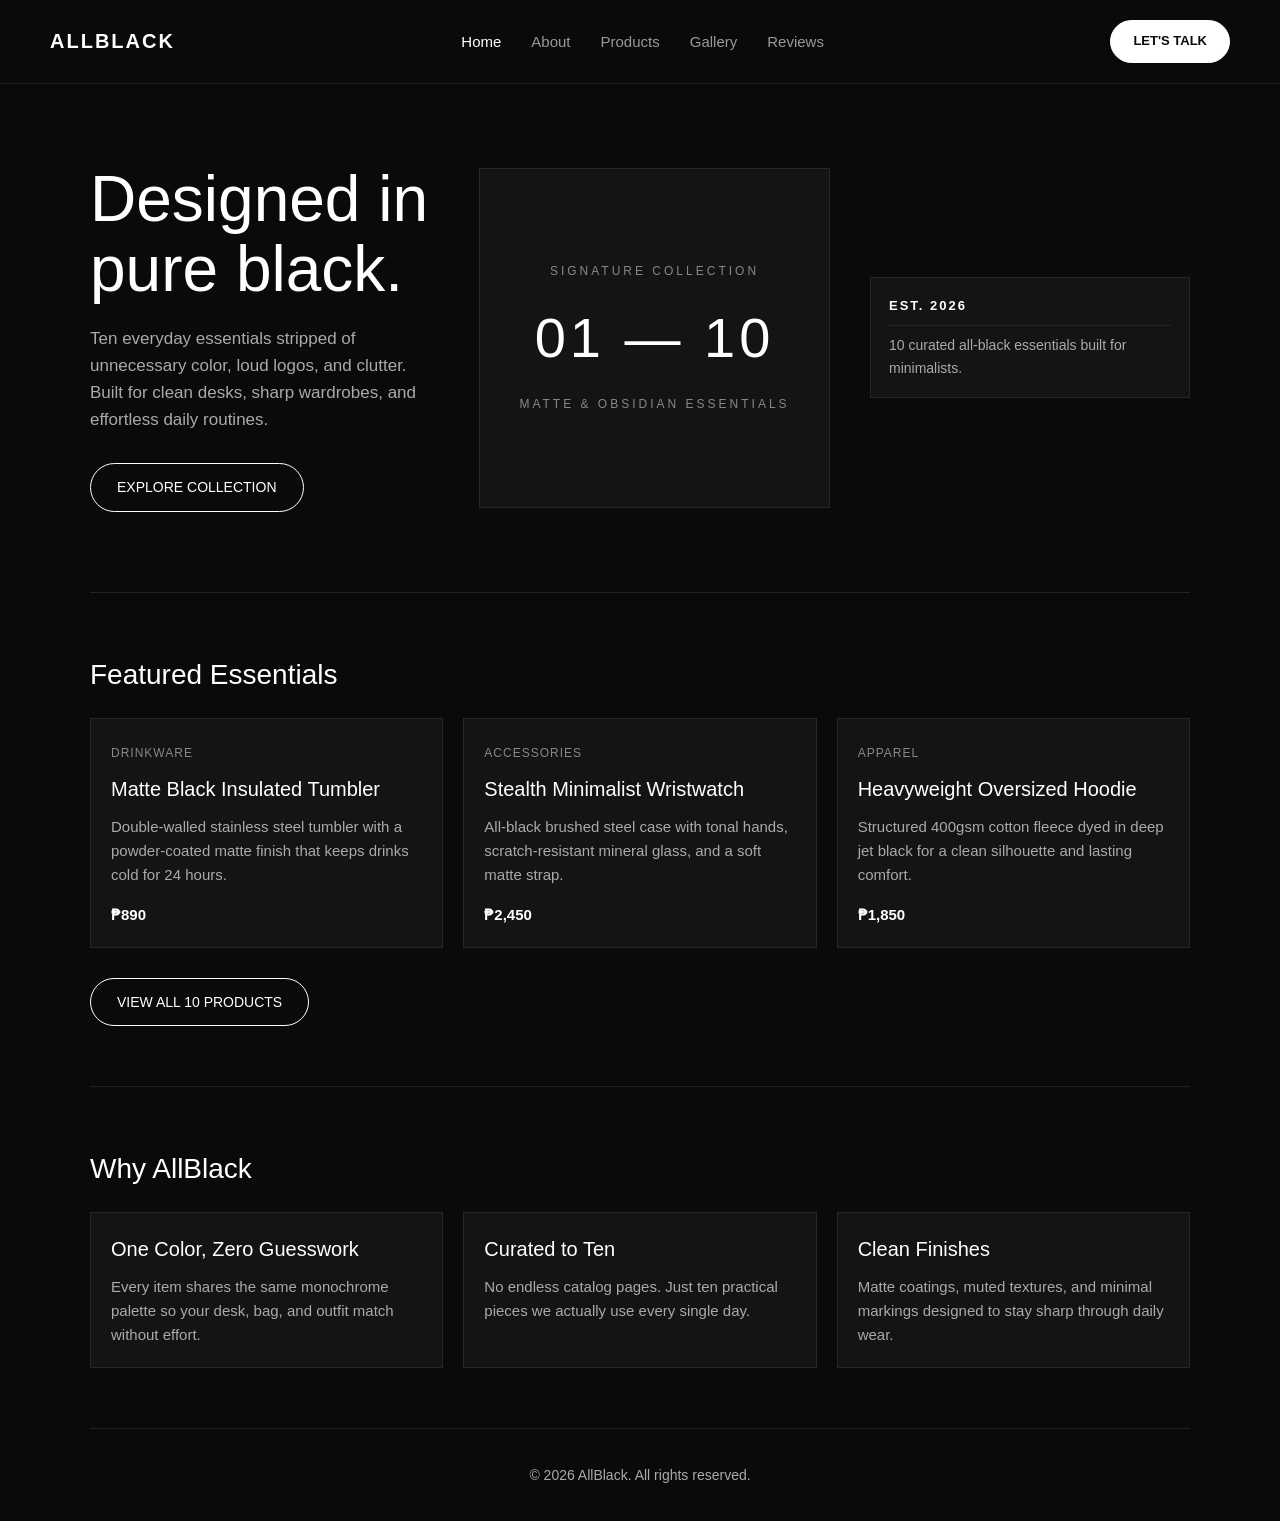
<file: index.html>
<!DOCTYPE html>
<html lang="en">
<head>
  <meta charset="UTF-8">
  <meta name="viewport" content="width=device-width, initial-scale=1.0">
  <title>AllBlack | Everyday Essentials</title>
  <link rel="stylesheet" href="style.css">
  <script src="https://code.jquery.com/jquery-3.7.1.min.js" type="text/javascript"></script>
  <script src="script.js" type="text/javascript"></script>
</head>
<body>

  <header class="site-header">
    <a href="index.html" class="logo">AllBlack</a>

    <nav aria-label="Main Navigation">
      <ul class="nav-links">
        <li><a href="index.html" class="active">Home</a></li>
        <li><a href="about.html">About</a></li>
        <li><a href="products.html">Products</a></li>
        <li><a href="gallery.html">Gallery</a></li>
        <li><a href="reviews.html">Reviews</a></li>
      </ul>
    </nav>

    <a href="contact.html" class="cta-btn">Let's Talk</a>
  </header>

  <main>
    <section class="hero">
      <div class="hero-text">
        <h1>Designed in pure black.</h1>
        <p>Ten everyday essentials stripped of unnecessary color, loud logos, and clutter. Built for clean desks, sharp wardrobes, and effortless daily routines.</p>
        <a href="products.html" class="primary-btn">Explore Collection</a>
      </div>

      <div class="hero-visual">
        <div class="hero-badge">
          <span class="badge-label">SIGNATURE COLLECTION</span>
          <p class="badge-title">01 — 10</p>
          <span class="badge-sub">MATTE &amp; OBSIDIAN ESSENTIALS</span>
        </div>
      </div>

      <div class="hero-meta">
        <p>EST. 2026</p>
        <p>10 curated all-black essentials built for minimalists.</p>
      </div>
    </section>

    <section class="featured">
      <h2>Featured Essentials</h2>
      <div class="card-grid">
        <article class="card">
          <span class="category-tag">Drinkware</span>
          <h3>Matte Black Insulated Tumbler</h3>
          <p>Double-walled stainless steel tumbler with a powder-coated matte finish that keeps drinks cold for 24 hours.</p>
          <p class="price">₱890</p>
        </article>

        <article class="card">
          <span class="category-tag">Accessories</span>
          <h3>Stealth Minimalist Wristwatch</h3>
          <p>All-black brushed steel case with tonal hands, scratch-resistant mineral glass, and a soft matte strap.</p>
          <p class="price">₱2,450</p>
        </article>

        <article class="card">
          <span class="category-tag">Apparel</span>
          <h3>Heavyweight Oversized Hoodie</h3>
          <p>Structured 400gsm cotton fleece dyed in deep jet black for a clean silhouette and lasting comfort.</p>
          <p class="price">₱1,850</p>
        </article>
      </div>

      <div class="section-footer">
        <a href="products.html" class="primary-btn">View All 10 Products</a>
      </div>
    </section>

    <section class="brand-highlights">
      <h2>Why AllBlack</h2>
      <div class="card-grid">
        <article class="card">
          <h3>One Color, Zero Guesswork</h3>
          <p>Every item shares the same monochrome palette so your desk, bag, and outfit match without effort.</p>
        </article>

        <article class="card">
          <h3>Curated to Ten</h3>
          <p>No endless catalog pages. Just ten practical pieces we actually use every single day.</p>
        </article>

        <article class="card">
          <h3>Clean Finishes</h3>
          <p>Matte coatings, muted textures, and minimal markings designed to stay sharp through daily wear.</p>
        </article>
      </div>
    </section>
  </main>

  <footer class="site-footer">
    <p>&copy; 2026 AllBlack. All rights reserved.</p>
  </footer>

</body>
</html>
</file>
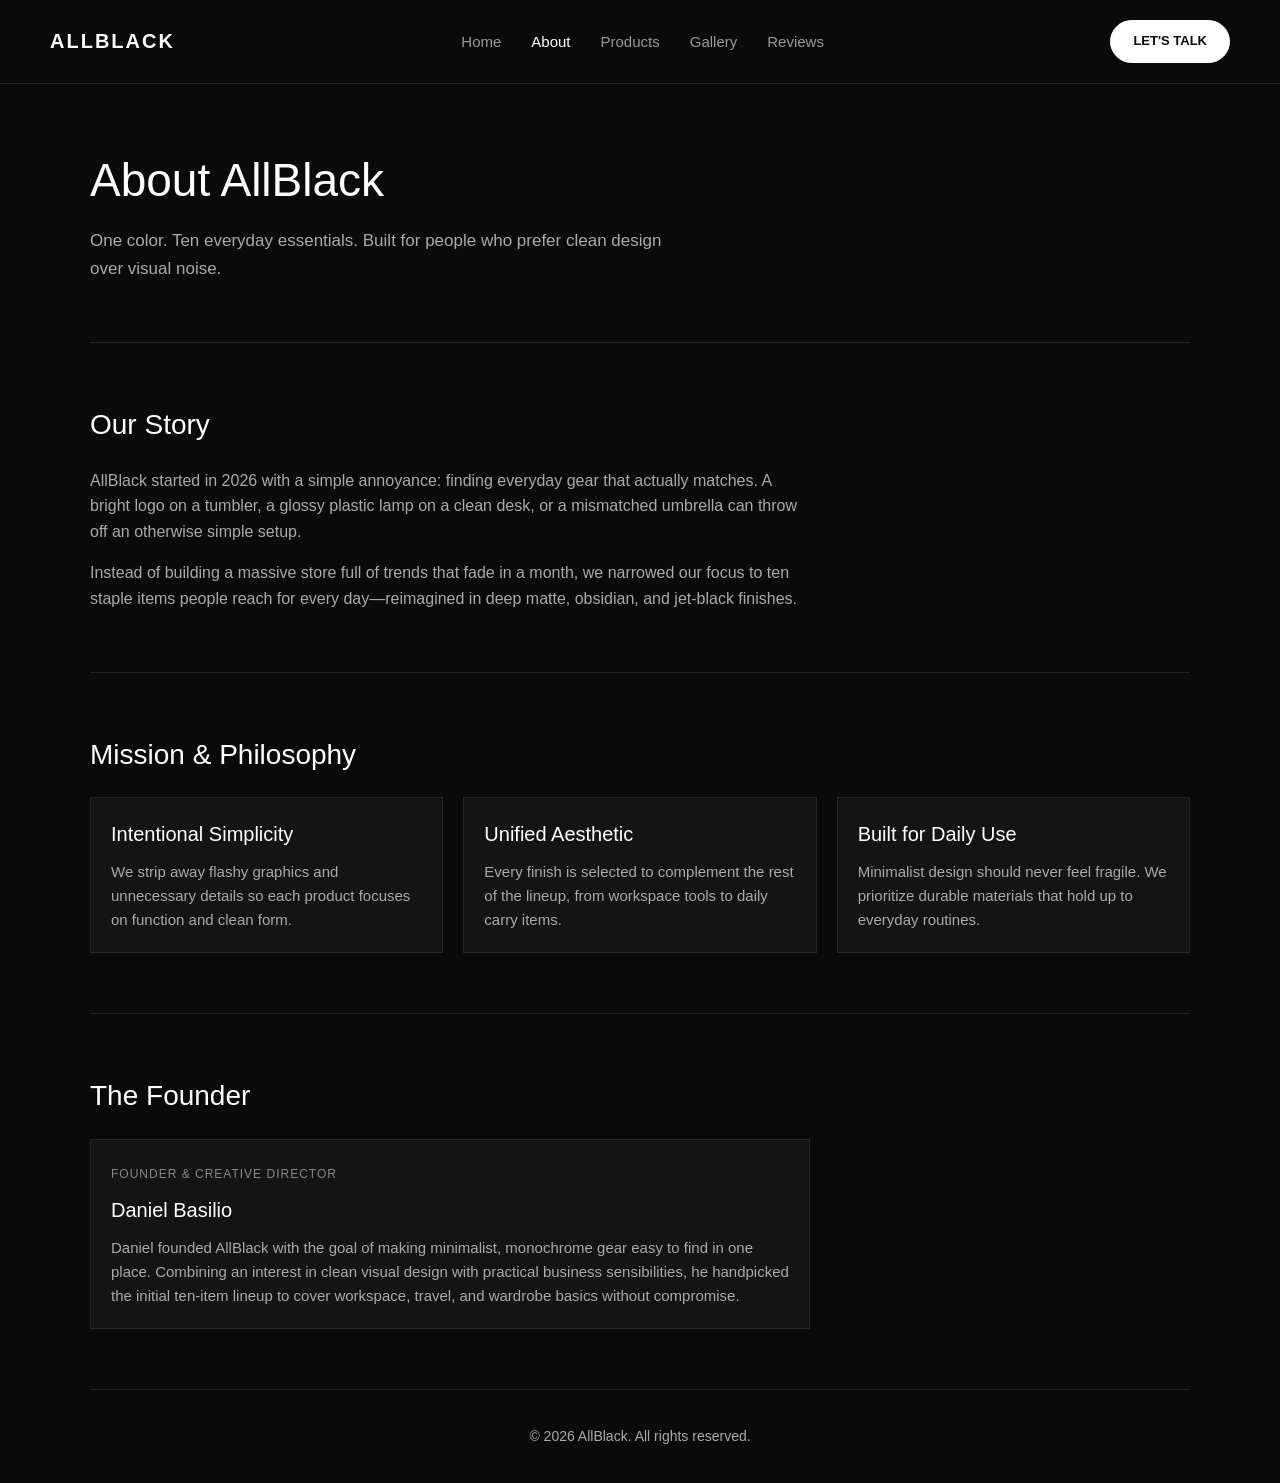
<file: about.html>
<!DOCTYPE html>
<html lang="en">
<head>
  <meta charset="UTF-8">
  <meta name="viewport" content="width=device-width, initial-scale=1.0">
  <title>About | AllBlack</title>
  <link rel="stylesheet" href="style.css">
  <script src="https://code.jquery.com/jquery-3.7.1.min.js" type="text/javascript"></script>
  <script src="script.js" type="text/javascript"></script>
</head>
<body>

  <header class="site-header">
    <a href="index.html" class="logo">AllBlack</a>

    <nav aria-label="Main Navigation">
      <ul class="nav-links">
        <li><a href="index.html">Home</a></li>
        <li><a href="about.html" class="active">About</a></li>
        <li><a href="products.html">Products</a></li>
        <li><a href="gallery.html">Gallery</a></li>
        <li><a href="reviews.html">Reviews</a></li>
      </ul>
    </nav>

    <a href="contact.html" class="cta-btn">Let's Talk</a>
  </header>

  <main>
    <section class="page-header">
      <h1>About AllBlack</h1>
      <p>One color. Ten everyday essentials. Built for people who prefer clean design over visual noise.</p>
    </section>

    <section class="brand-story">
      <h2>Our Story</h2>
      <div class="text-block">
        <p>AllBlack started in 2026 with a simple annoyance: finding everyday gear that actually matches. A bright logo on a tumbler, a glossy plastic lamp on a clean desk, or a mismatched umbrella can throw off an otherwise simple setup.</p>
        <p>Instead of building a massive store full of trends that fade in a month, we narrowed our focus to ten staple items people reach for every day—reimagined in deep matte, obsidian, and jet-black finishes.</p>
      </div>
    </section>

    <section class="brand-mission">
      <h2>Mission &amp; Philosophy</h2>
      <div class="card-grid">
        <article class="card">
          <h3>Intentional Simplicity</h3>
          <p>We strip away flashy graphics and unnecessary details so each product focuses on function and clean form.</p>
        </article>

        <article class="card">
          <h3>Unified Aesthetic</h3>
          <p>Every finish is selected to complement the rest of the lineup, from workspace tools to daily carry items.</p>
        </article>

        <article class="card">
          <h3>Built for Daily Use</h3>
          <p>Minimalist design should never feel fragile. We prioritize durable materials that hold up to everyday routines.</p>
        </article>
      </div>
    </section>

    <section class="founder-bio">
      <h2>The Founder</h2>
      <div class="card founder-card">
        <span class="category-tag">Founder &amp; Creative Director</span>
        <h3>Daniel Basilio</h3>
        <p>Daniel founded AllBlack with the goal of making minimalist, monochrome gear easy to find in one place. Combining an interest in clean visual design with practical business sensibilities, he handpicked the initial ten-item lineup to cover workspace, travel, and wardrobe basics without compromise.</p>
      </div>
    </section>
  </main>

  <footer class="site-footer">
    <p>&copy; 2026 AllBlack. All rights reserved.</p>
  </footer>

</body>
</html>
</file>
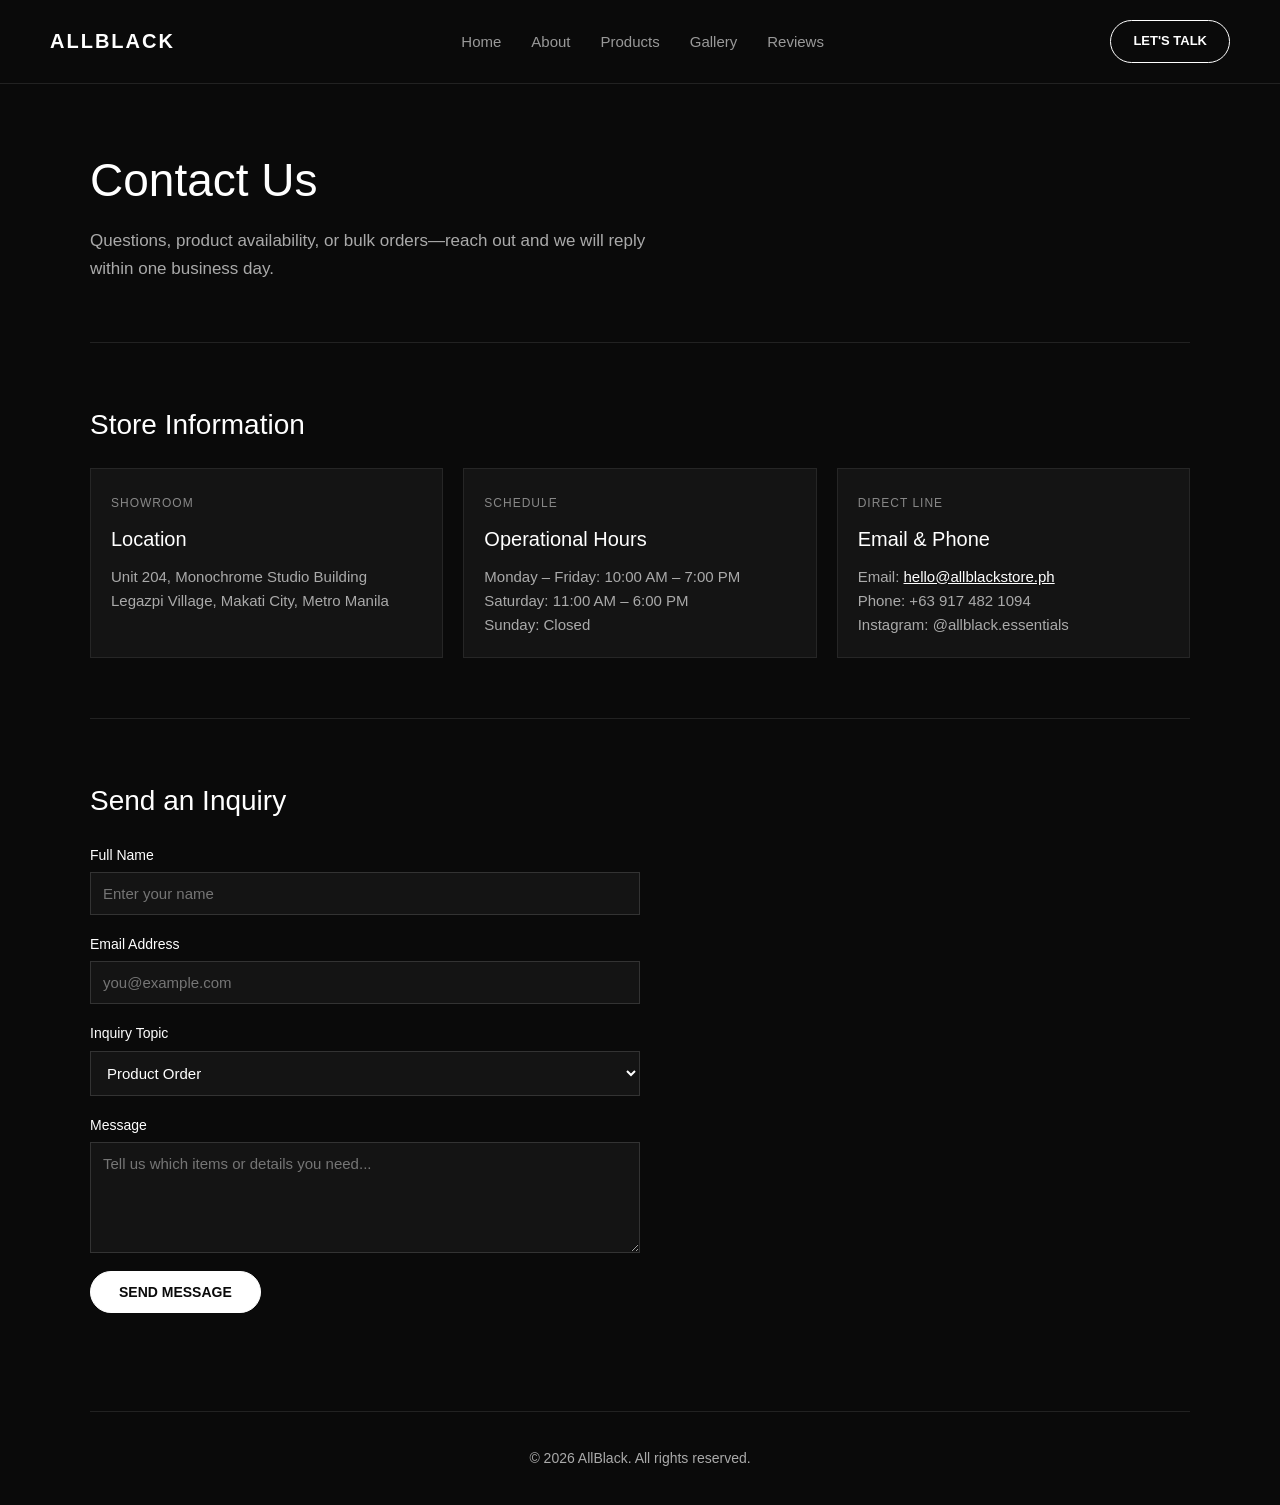
<file: contact.html>
<!DOCTYPE html>
<html lang="en">
<head>
  <meta charset="UTF-8">
  <meta name="viewport" content="width=device-width, initial-scale=1.0">
  <title>Contact | AllBlack</title>
  <link rel="stylesheet" href="style.css">
  <script src="https://code.jquery.com/jquery-3.7.1.min.js" type="text/javascript"></script>
  <script src="script.js" type="text/javascript"></script>
</head>
<body>

  <header class="site-header">
    <a href="index.html" class="logo">AllBlack</a>

    <nav aria-label="Main Navigation">
      <ul class="nav-links">
        <li><a href="index.html">Home</a></li>
        <li><a href="about.html">About</a></li>
        <li><a href="products.html">Products</a></li>
        <li><a href="gallery.html">Gallery</a></li>
        <li><a href="reviews.html">Reviews</a></li>
      </ul>
    </nav>

    <a href="contact.html" class="cta-btn active">Let's Talk</a>
  </header>

  <main>
    <section class="page-header">
      <h1>Contact Us</h1>
      <p>Questions, product availability, or bulk orders—reach out and we will reply within one business day.</p>
    </section>

    <section class="contact-details">
      <h2>Store Information</h2>
      <div class="card-grid">
        <article class="card">
          <span class="category-tag">Showroom</span>
          <h3>Location</h3>
          <p>Unit 204, Monochrome Studio Building</p>
          <p>Legazpi Village, Makati City, Metro Manila</p>
        </article>

        <article class="card">
          <span class="category-tag">Schedule</span>
          <h3>Operational Hours</h3>
          <p>Monday – Friday: 10:00 AM – 7:00 PM</p>
          <p>Saturday: 11:00 AM – 6:00 PM</p>
          <p>Sunday: Closed</p>
        </article>

        <article class="card">
          <span class="category-tag">Direct Line</span>
          <h3>Email &amp; Phone</h3>
          <p>Email: <a href="mailto:hello@allblackstore.ph" class="contact-link">hello@allblackstore.ph</a></p>
          <p>Phone: +63 917 482 1094</p>
          <p>Instagram: @allblack.essentials</p>
        </article>
      </div>
    </section>

    <section class="contact-form-section">
      <h2>Send an Inquiry</h2>
      <form id="contact-form" class="contact-form" novalidate>
        <div class="form-group">
          <label for="full-name">Full Name</label>
          <input type="text" id="full-name" name="full-name" placeholder="Enter your name" required>
        </div>

        <div class="form-group">
          <label for="email">Email Address</label>
          <input type="email" id="email" name="email" placeholder="you@example.com" required>
        </div>

        <div class="form-group">
          <label for="topic">Inquiry Topic</label>
          <select id="topic" name="topic">
            <option value="order">Product Order</option>
            <option value="bulk">Bulk / Corporate Order</option>
            <option value="product">Product Question</option>
            <option value="other">General Inquiry</option>
          </select>
        </div>

        <div class="form-group">
          <label for="message">Message</label>
          <textarea id="message" name="message" rows="5" placeholder="Tell us which items or details you need..." required></textarea>
        </div>

        <button type="submit" class="submit-btn">Send Message</button>
        <p id="form-status" class="form-status"></p>
      </form>
    </section>
  </main>

  <footer class="site-footer">
    <p>&copy; 2026 AllBlack. All rights reserved.</p>
  </footer>

</body>
</html>
</file>
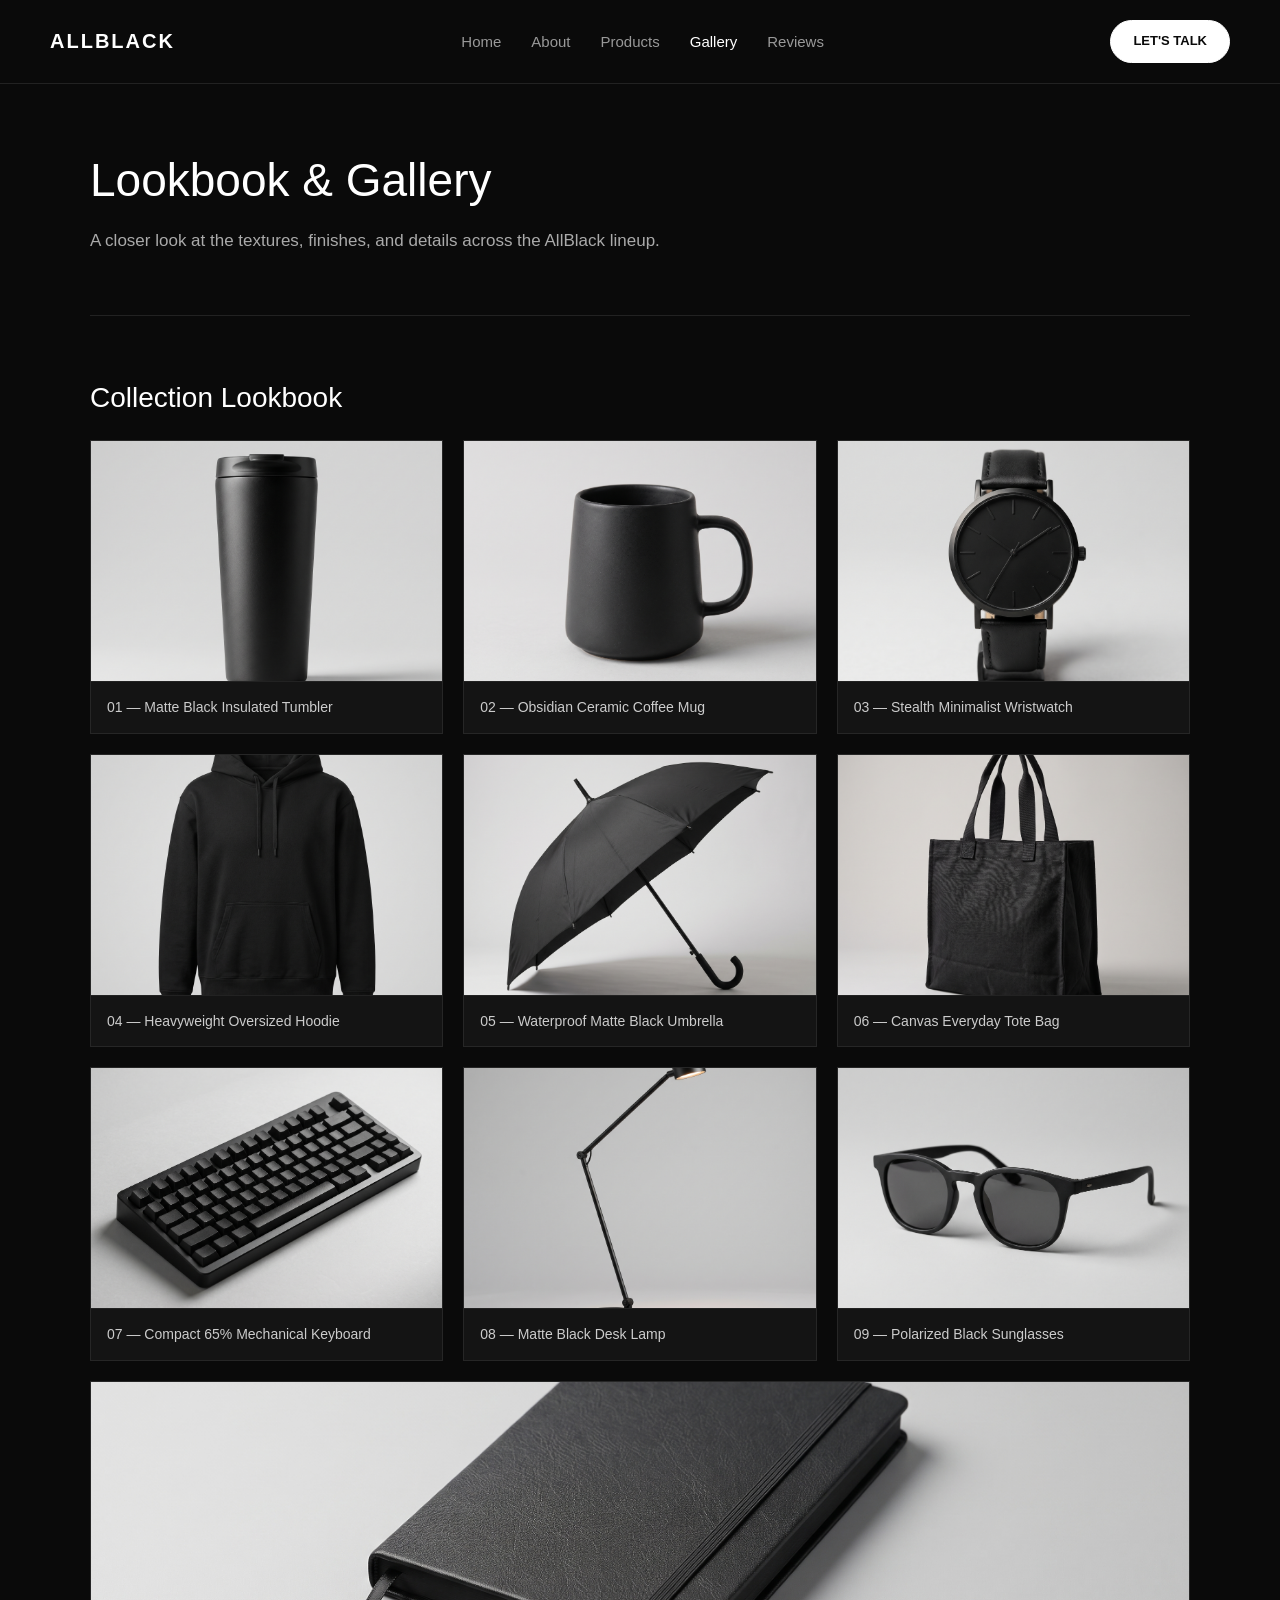
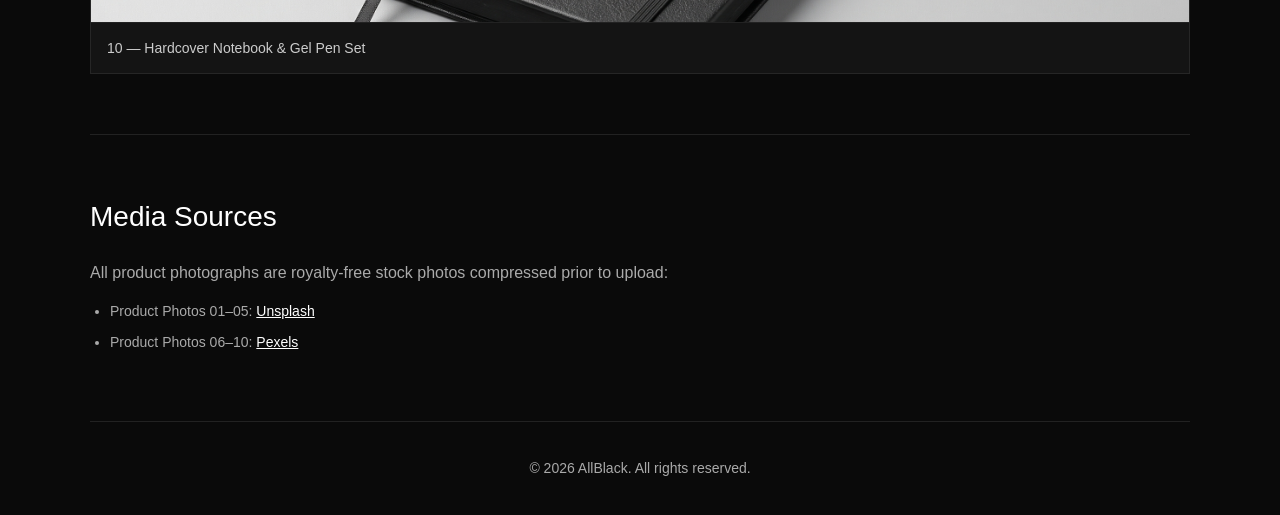
<file: gallery.html>
<!DOCTYPE html>
<html lang="en">
<head>
  <meta charset="UTF-8">
  <meta name="viewport" content="width=device-width, initial-scale=1.0">
  <title>Gallery | AllBlack</title>
  <link rel="stylesheet" href="style.css">
  <script src="https://code.jquery.com/jquery-3.7.1.min.js" type="text/javascript"></script>
  <script src="script.js" type="text/javascript"></script>
</head>
<body>

  <header class="site-header">
    <a href="index.html" class="logo">AllBlack</a>

    <nav aria-label="Main Navigation">
      <ul class="nav-links">
        <li><a href="index.html">Home</a></li>
        <li><a href="about.html">About</a></li>
        <li><a href="products.html">Products</a></li>
        <li><a href="gallery.html" class="active">Gallery</a></li>
        <li><a href="reviews.html">Reviews</a></li>
      </ul>
    </nav>

    <a href="contact.html" class="cta-btn">Let's Talk</a>
  </header>

  <main>
    <section class="page-header">
      <h1>Lookbook &amp; Gallery</h1>
      <p>A closer look at the textures, finishes, and details across the AllBlack lineup.</p>
    </section>

    <section class="gallery-section">
      <h2>Collection Lookbook</h2>
      <div class="gallery-grid">
        <figure class="gallery-item">
          <img src="tumbler.jpg" alt="Matte Black Insulated Tumbler" loading="lazy">
          <figcaption>01 — Matte Black Insulated Tumbler</figcaption>
        </figure>

        <figure class="gallery-item">
          <img src="mug.jpg" alt="Obsidian Ceramic Coffee Mug" loading="lazy">
          <figcaption>02 — Obsidian Ceramic Coffee Mug</figcaption>
        </figure>

        <figure class="gallery-item">
          <img src="watch.jpg" alt="Stealth Minimalist Wristwatch" loading="lazy">
          <figcaption>03 — Stealth Minimalist Wristwatch</figcaption>
        </figure>

        <figure class="gallery-item">
          <img src="hoodie.jpg" alt="Heavyweight Oversized Hoodie" loading="lazy">
          <figcaption>04 — Heavyweight Oversized Hoodie</figcaption>
        </figure>

        <figure class="gallery-item">
          <img src="umbrella.jpg" alt="Waterproof Matte Black Umbrella" loading="lazy">
          <figcaption>05 — Waterproof Matte Black Umbrella</figcaption>
        </figure>

        <figure class="gallery-item">
          <img src="tote.jpg" alt="Canvas Everyday Tote Bag" loading="lazy">
          <figcaption>06 — Canvas Everyday Tote Bag</figcaption>
        </figure>

        <figure class="gallery-item">
          <img src="keyboard.jpg" alt="Compact 65% Mechanical Keyboard" loading="lazy">
          <figcaption>07 — Compact 65% Mechanical Keyboard</figcaption>
        </figure>

        <figure class="gallery-item">
          <img src="lamp.jpg" alt="Matte Black Desk Lamp" class="lamp-img" loading="lazy">
          <figcaption>08 — Matte Black Desk Lamp</figcaption>
        </figure>

        <figure class="gallery-item">
          <img src="sunglasses.jpg" alt="Polarized Black Sunglasses" loading="lazy">
          <figcaption>09 — Polarized Black Sunglasses</figcaption>
        </figure>

        <figure class="gallery-item">
          <img src="notebook.jpg" alt="Hardcover Notebook and Gel Pen Set" loading="lazy">
          <figcaption>10 — Hardcover Notebook &amp; Gel Pen Set</figcaption>
        </figure>
      </div>
    </section>

    <section class="media-sources">
      <h2>Media Sources</h2>
      <p>All product photographs are royalty-free stock photos compressed prior to upload:</p>
      <ul class="source-list">
        <li>Product Photos 01–05: <a href="https://unsplash.com" target="_blank" rel="noopener noreferrer">Unsplash</a></li>
        <li>Product Photos 06–10: <a href="https://www.pexels.com" target="_blank" rel="noopener noreferrer">Pexels</a></li>
      </ul>
    </section>
  </main>

  <div id="lightbox" class="lightbox">
    <button type="button" id="lightbox-close" class="lightbox-close">&times;</button>
    <img id="lightbox-img" alt="Expanded product preview">
    <p id="lightbox-caption"></p>
  </div>

  <footer class="site-footer">
    <p>&copy; 2026 AllBlack. All rights reserved.</p>
  </footer>

</body>
</html>
</file>
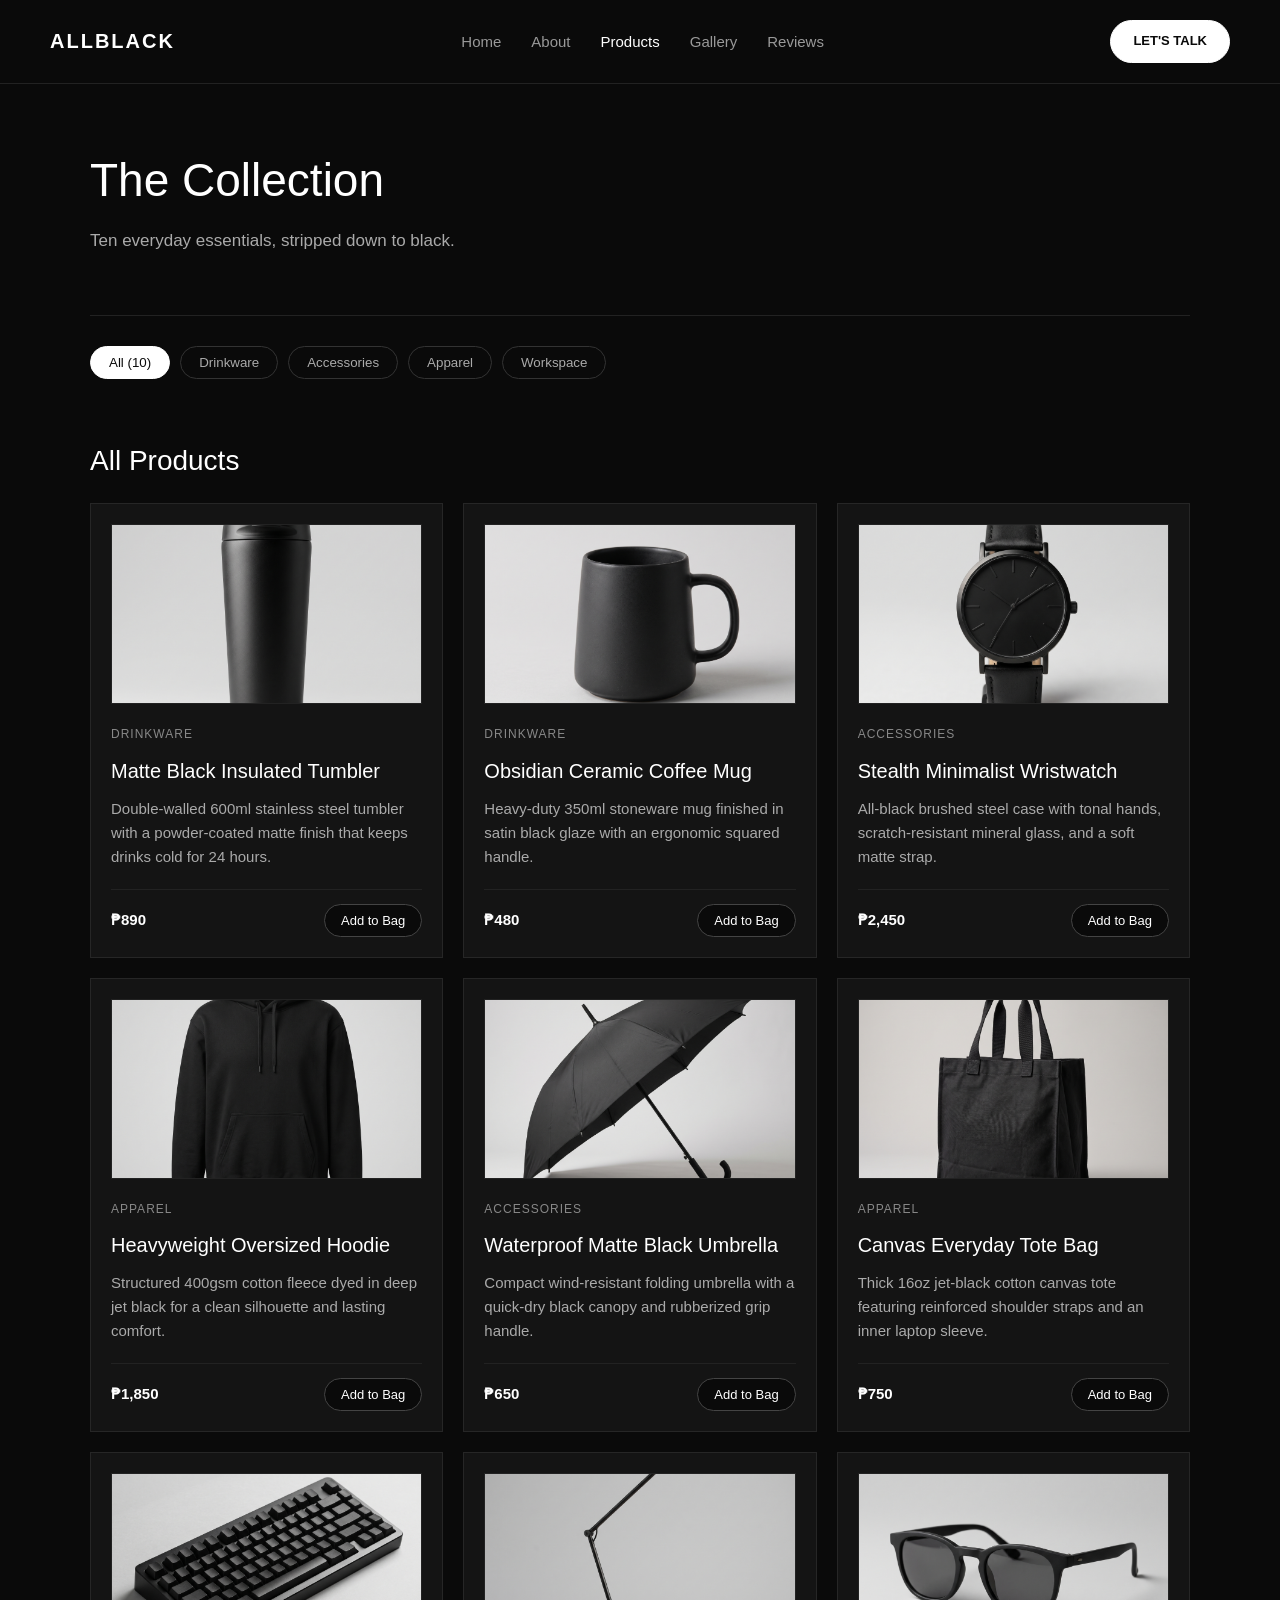
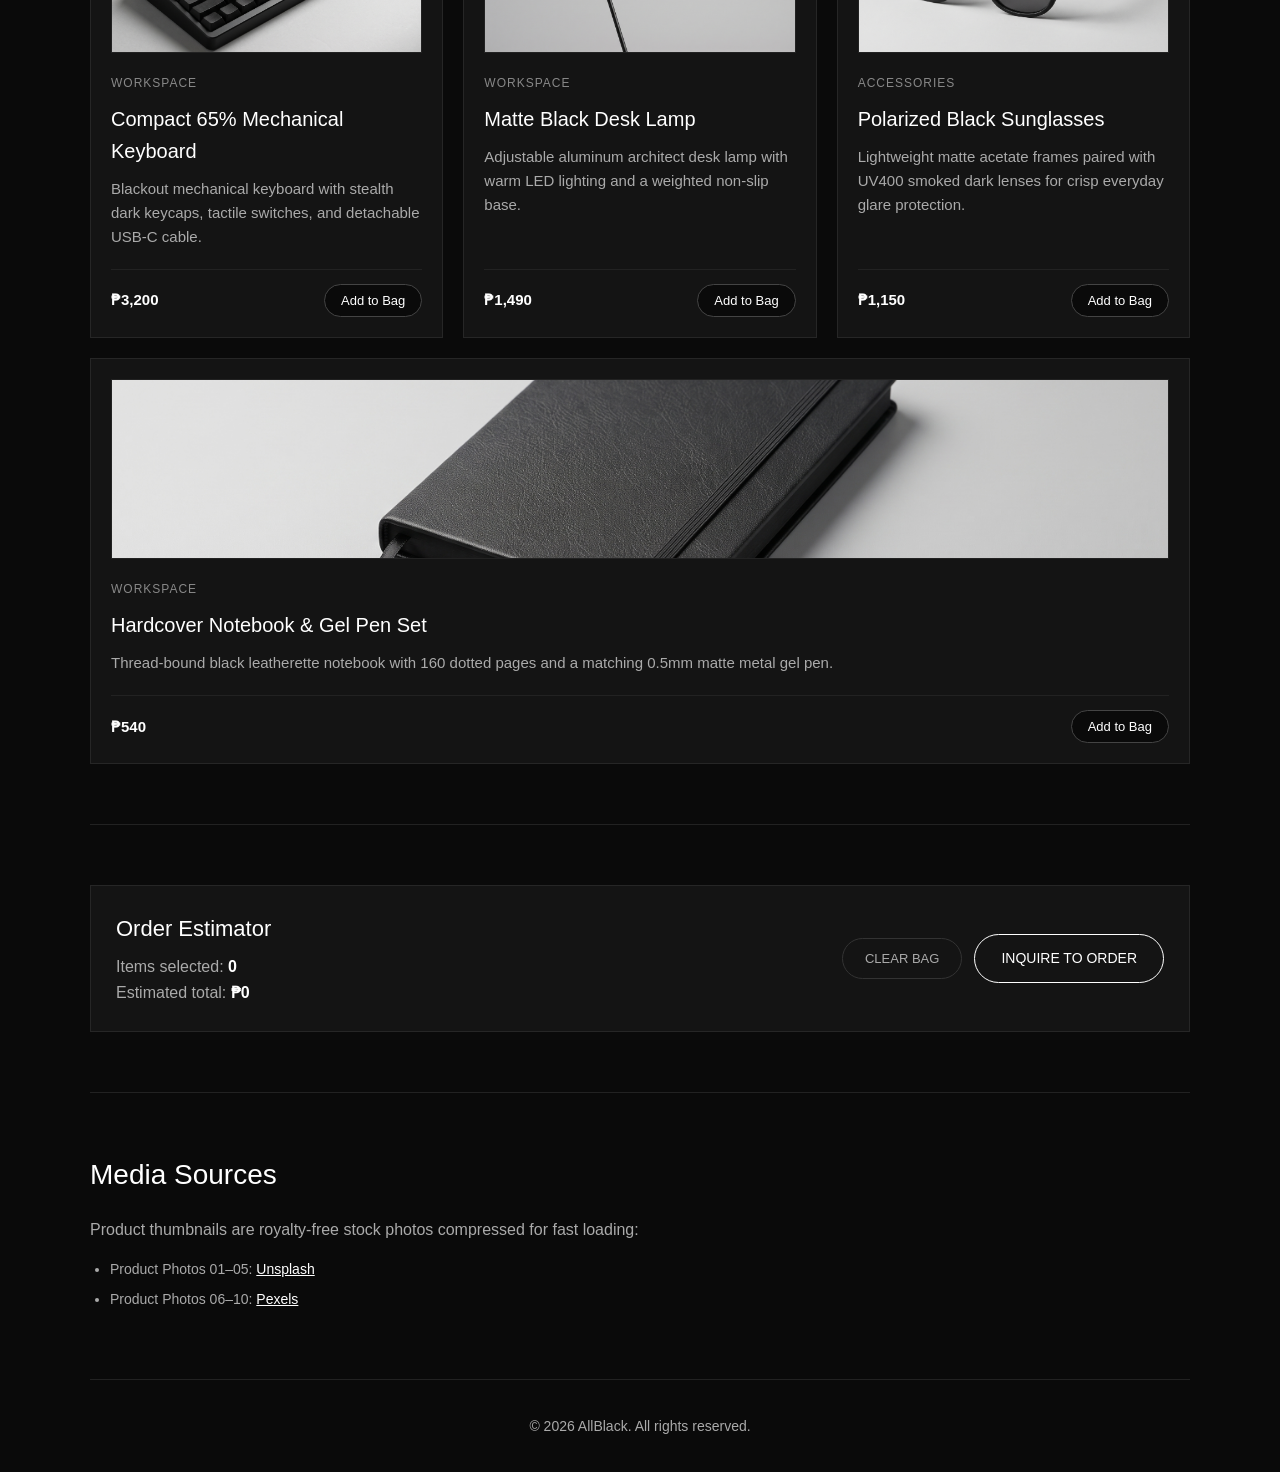
<file: products.html>
<!DOCTYPE html>
<html lang="en">
<head>
  <meta charset="UTF-8">
  <meta name="viewport" content="width=device-width, initial-scale=1.0">
  <title>Products | AllBlack</title>
  <link rel="stylesheet" href="style.css">
  <script src="https://code.jquery.com/jquery-3.7.1.min.js" type="text/javascript"></script>
  <script src="script.js" type="text/javascript"></script>
</head>
<body>

  <header class="site-header">
    <a href="index.html" class="logo">AllBlack</a>

    <nav aria-label="Main Navigation">
      <ul class="nav-links">
        <li><a href="index.html">Home</a></li>
        <li><a href="about.html">About</a></li>
        <li><a href="products.html" class="active">Products</a></li>
        <li><a href="gallery.html">Gallery</a></li>
        <li><a href="reviews.html">Reviews</a></li>
      </ul>
    </nav>

    <a href="contact.html" class="cta-btn">Let's Talk</a>
  </header>

  <main>
    <section class="page-header">
      <h1>The Collection</h1>
      <p>Ten everyday essentials, stripped down to black.</p>
    </section>

    <section class="product-controls">
      <button type="button" class="filter-btn active" data-filter="all">All (10)</button>
      <button type="button" class="filter-btn" data-filter="drinkware">Drinkware</button>
      <button type="button" class="filter-btn" data-filter="accessories">Accessories</button>
      <button type="button" class="filter-btn" data-filter="apparel">Apparel</button>
      <button type="button" class="filter-btn" data-filter="workspace">Workspace</button>
    </section>

    <section class="product-catalog">
      <h2>All Products</h2>
      <div class="card-grid">

        <article class="card product-card" data-category="drinkware">
          <div>
            <div class="product-thumb">
              <img src="tumbler.jpg" alt="Matte Black Insulated Tumbler" loading="lazy">
            </div>
            <span class="category-tag">Drinkware</span>
            <h3>Matte Black Insulated Tumbler</h3>
            <p>Double-walled 600ml stainless steel tumbler with a powder-coated matte finish that keeps drinks cold for 24 hours.</p>
          </div>
          <div class="product-footer">
            <p class="price">₱890</p>
            <button type="button" class="add-btn" data-name="Matte Black Insulated Tumbler" data-price="890">Add to Bag</button>
          </div>
        </article>

        <article class="card product-card" data-category="drinkware">
          <div>
            <div class="product-thumb">
              <img src="mug.jpg" alt="Obsidian Ceramic Coffee Mug" loading="lazy">
            </div>
            <span class="category-tag">Drinkware</span>
            <h3>Obsidian Ceramic Coffee Mug</h3>
            <p>Heavy-duty 350ml stoneware mug finished in satin black glaze with an ergonomic squared handle.</p>
          </div>
          <div class="product-footer">
            <p class="price">₱480</p>
            <button type="button" class="add-btn" data-name="Obsidian Ceramic Coffee Mug" data-price="480">Add to Bag</button>
          </div>
        </article>

        <article class="card product-card" data-category="accessories">
          <div>
            <div class="product-thumb">
              <img src="watch.jpg" alt="Stealth Minimalist Wristwatch" loading="lazy">
            </div>
            <span class="category-tag">Accessories</span>
            <h3>Stealth Minimalist Wristwatch</h3>
            <p>All-black brushed steel case with tonal hands, scratch-resistant mineral glass, and a soft matte strap.</p>
          </div>
          <div class="product-footer">
            <p class="price">₱2,450</p>
            <button type="button" class="add-btn" data-name="Stealth Minimalist Wristwatch" data-price="2450">Add to Bag</button>
          </div>
        </article>

        <article class="card product-card" data-category="apparel">
          <div>
            <div class="product-thumb">
              <img src="hoodie.jpg" alt="Heavyweight Oversized Hoodie" loading="lazy">
            </div>
            <span class="category-tag">Apparel</span>
            <h3>Heavyweight Oversized Hoodie</h3>
            <p>Structured 400gsm cotton fleece dyed in deep jet black for a clean silhouette and lasting comfort.</p>
          </div>
          <div class="product-footer">
            <p class="price">₱1,850</p>
            <button type="button" class="add-btn" data-name="Heavyweight Oversized Hoodie" data-price="1850">Add to Bag</button>
          </div>
        </article>

        <article class="card product-card" data-category="accessories">
          <div>
            <div class="product-thumb">
              <img src="umbrella.jpg" alt="Waterproof Matte Black Umbrella" loading="lazy">
            </div>
            <span class="category-tag">Accessories</span>
            <h3>Waterproof Matte Black Umbrella</h3>
            <p>Compact wind-resistant folding umbrella with a quick-dry black canopy and rubberized grip handle.</p>
          </div>
          <div class="product-footer">
            <p class="price">₱650</p>
            <button type="button" class="add-btn" data-name="Waterproof Matte Black Umbrella" data-price="650">Add to Bag</button>
          </div>
        </article>

        <article class="card product-card" data-category="apparel">
          <div>
            <div class="product-thumb">
              <img src="tote.jpg" alt="Canvas Everyday Tote Bag" loading="lazy">
            </div>
            <span class="category-tag">Apparel</span>
            <h3>Canvas Everyday Tote Bag</h3>
            <p>Thick 16oz jet-black cotton canvas tote featuring reinforced shoulder straps and an inner laptop sleeve.</p>
          </div>
          <div class="product-footer">
            <p class="price">₱750</p>
            <button type="button" class="add-btn" data-name="Canvas Everyday Tote Bag" data-price="750">Add to Bag</button>
          </div>
        </article>

        <article class="card product-card" data-category="workspace">
          <div>
            <div class="product-thumb">
              <img src="keyboard.jpg" alt="Compact 65% Mechanical Keyboard" loading="lazy">
            </div>
            <span class="category-tag">Workspace</span>
            <h3>Compact 65% Mechanical Keyboard</h3>
            <p>Blackout mechanical keyboard with stealth dark keycaps, tactile switches, and detachable USB-C cable.</p>
          </div>
          <div class="product-footer">
            <p class="price">₱3,200</p>
            <button type="button" class="add-btn" data-name="Compact 65% Mechanical Keyboard" data-price="3200">Add to Bag</button>
          </div>
        </article>

        <article class="card product-card" data-category="workspace">
          <div>
            <div class="product-thumb">
              <img src="lamp.jpg" alt="Matte Black Desk Lamp" class="lamp-img" loading="lazy">
            </div>
            <span class="category-tag">Workspace</span>
            <h3>Matte Black Desk Lamp</h3>
            <p>Adjustable aluminum architect desk lamp with warm LED lighting and a weighted non-slip base.</p>
          </div>
          <div class="product-footer">
            <p class="price">₱1,490</p>
            <button type="button" class="add-btn" data-name="Matte Black Desk Lamp" data-price="1490">Add to Bag</button>
          </div>
        </article>

        <article class="card product-card" data-category="accessories">
          <div>
            <div class="product-thumb">
              <img src="sunglasses.jpg" alt="Polarized Black Sunglasses" loading="lazy">
            </div>
            <span class="category-tag">Accessories</span>
            <h3>Polarized Black Sunglasses</h3>
            <p>Lightweight matte acetate frames paired with UV400 smoked dark lenses for crisp everyday glare protection.</p>
          </div>
          <div class="product-footer">
            <p class="price">₱1,150</p>
            <button type="button" class="add-btn" data-name="Polarized Black Sunglasses" data-price="1150">Add to Bag</button>
          </div>
        </article>

        <article class="card product-card" data-category="workspace">
          <div>
            <div class="product-thumb">
              <img src="notebook.jpg" alt="Hardcover Notebook and Gel Pen Set" loading="lazy">
            </div>
            <span class="category-tag">Workspace</span>
            <h3>Hardcover Notebook &amp; Gel Pen Set</h3>
            <p>Thread-bound black leatherette notebook with 160 dotted pages and a matching 0.5mm matte metal gel pen.</p>
          </div>
          <div class="product-footer">
            <p class="price">₱540</p>
            <button type="button" class="add-btn" data-name="Hardcover Notebook &amp; Gel Pen Set" data-price="540">Add to Bag</button>
          </div>
        </article>

      </div>
    </section>

    <section class="order-summary">
      <div class="summary-box">
        <div>
          <h2>Order Estimator</h2>
          <p>Items selected: <strong id="bag-count">0</strong></p>
          <p>Estimated total: <strong id="bag-total">₱0</strong></p>
        </div>
        <div class="summary-actions">
          <button type="button" id="clear-bag-btn" class="clear-btn">Clear Bag</button>
          <a href="contact.html" class="primary-btn">Inquire to Order</a>
        </div>
      </div>
    </section>

    <section class="media-sources">
      <h2>Media Sources</h2>
      <p>Product thumbnails are royalty-free stock photos compressed for fast loading:</p>
      <ul class="source-list">
        <li>Product Photos 01–05: <a href="https://unsplash.com" target="_blank" rel="noopener noreferrer">Unsplash</a></li>
        <li>Product Photos 06–10: <a href="https://www.pexels.com" target="_blank" rel="noopener noreferrer">Pexels</a></li>
      </ul>
    </section>
  </main>

  <footer class="site-footer">
    <p>&copy; 2026 AllBlack. All rights reserved.</p>
  </footer>

</body>
</html>
</file>
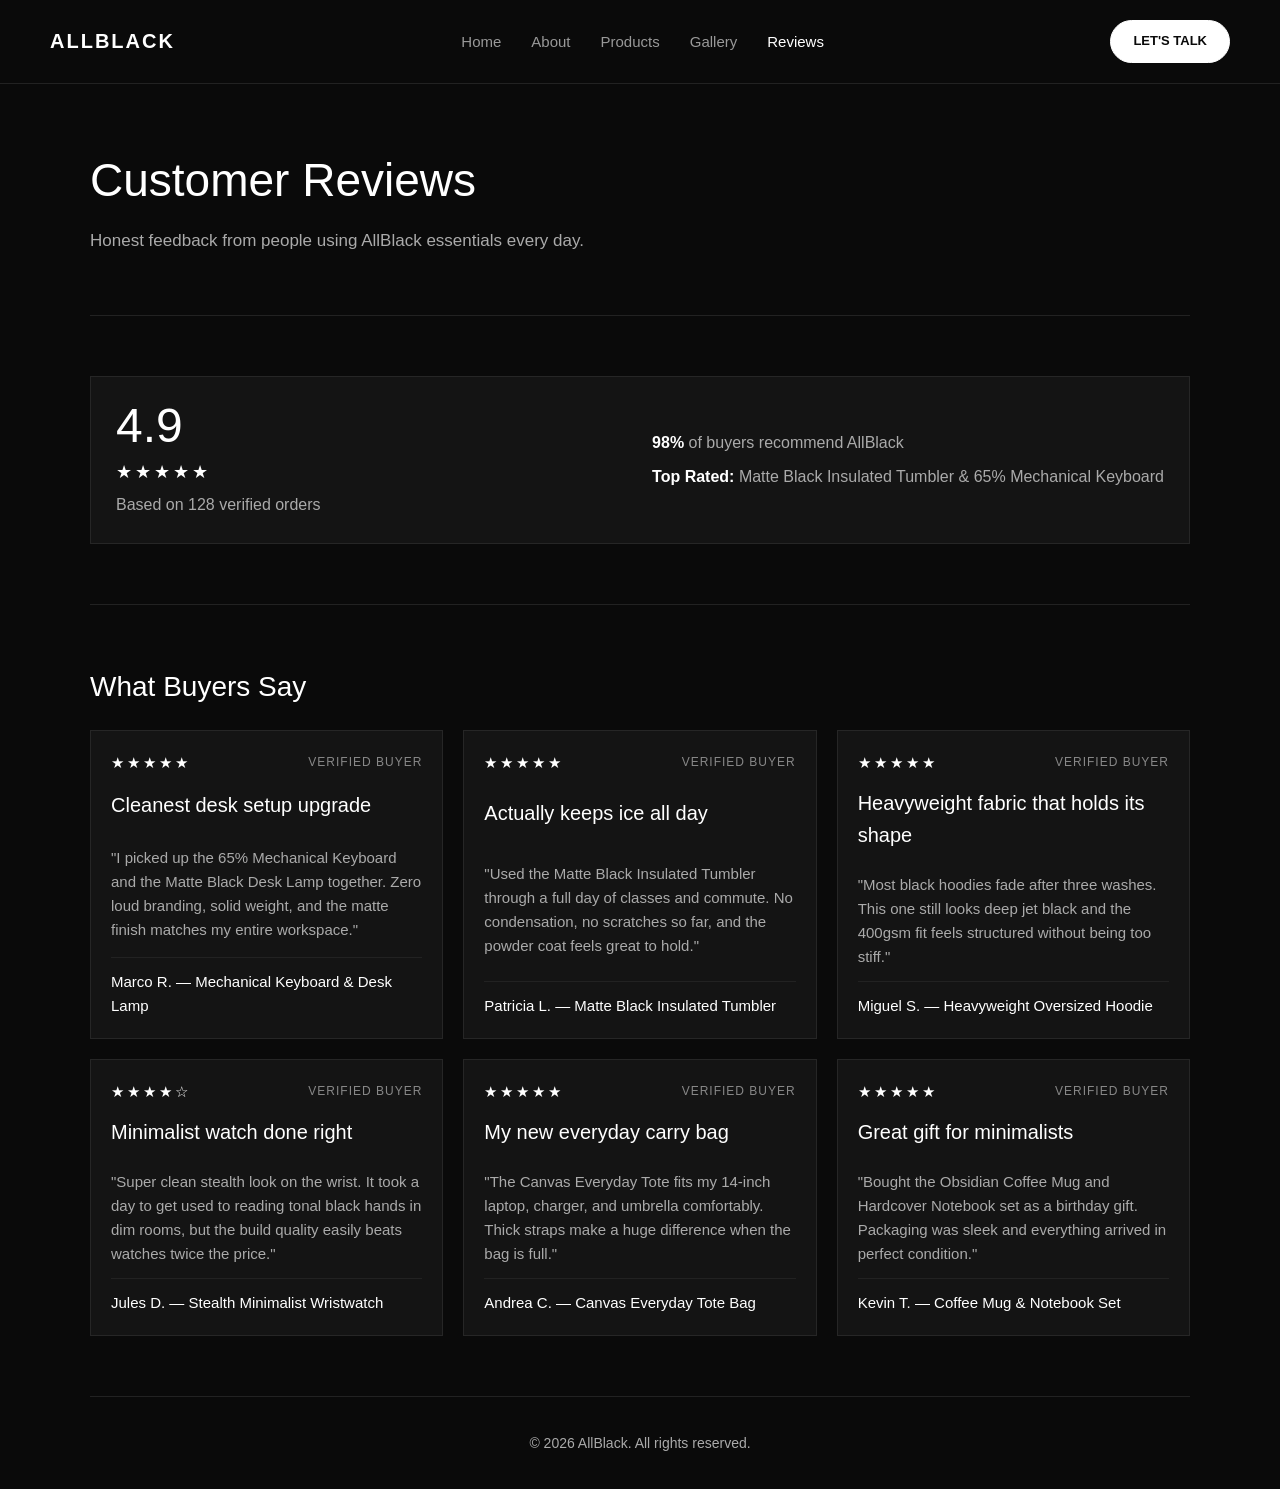
<file: reviews.html>
<!DOCTYPE html>
<html lang="en">
<head>
  <meta charset="UTF-8">
  <meta name="viewport" content="width=device-width, initial-scale=1.0">
  <title>Reviews | AllBlack</title>
  <link rel="stylesheet" href="style.css">
  <script src="https://code.jquery.com/jquery-3.7.1.min.js" type="text/javascript"></script>
  <script src="script.js" type="text/javascript"></script>
</head>
<body>

  <header class="site-header">
    <a href="index.html" class="logo">AllBlack</a>

    <nav aria-label="Main Navigation">
      <ul class="nav-links">
        <li><a href="index.html">Home</a></li>
        <li><a href="about.html">About</a></li>
        <li><a href="products.html">Products</a></li>
        <li><a href="gallery.html">Gallery</a></li>
        <li><a href="reviews.html" class="active">Reviews</a></li>
      </ul>
    </nav>

    <a href="contact.html" class="cta-btn">Let's Talk</a>
  </header>

  <main>
    <section class="page-header">
      <h1>Customer Reviews</h1>
      <p>Honest feedback from people using AllBlack essentials every day.</p>
    </section>

    <section class="reviews-summary">
      <div class="rating-box">
        <div class="rating-score">
          <p class="score-number">4.9</p>
          <p class="stars">&#9733;&#9733;&#9733;&#9733;&#9733;</p>
          <p>Based on 128 verified orders</p>
        </div>
        <div class="rating-stats">
          <p><strong>98%</strong> of buyers recommend AllBlack</p>
          <p><strong>Top Rated:</strong> Matte Black Insulated Tumbler &amp; 65% Mechanical Keyboard</p>
        </div>
      </div>
    </section>

    <section class="reviews-section">
      <h2>What Buyers Say</h2>
      <div class="reviews-list">

        <article class="card review-card">
          <div class="review-top">
            <p class="stars">&#9733;&#9733;&#9733;&#9733;&#9733;</p>
            <span class="category-tag">Verified Buyer</span>
          </div>
          <h3>Cleanest desk setup upgrade</h3>
          <p>"I picked up the 65% Mechanical Keyboard and the Matte Black Desk Lamp together. Zero loud branding, solid weight, and the matte finish matches my entire workspace."</p>
          <p class="reviewer-name">Marco R. — Mechanical Keyboard &amp; Desk Lamp</p>
        </article>

        <article class="card review-card">
          <div class="review-top">
            <p class="stars">&#9733;&#9733;&#9733;&#9733;&#9733;</p>
            <span class="category-tag">Verified Buyer</span>
          </div>
          <h3>Actually keeps ice all day</h3>
          <p>"Used the Matte Black Insulated Tumbler through a full day of classes and commute. No condensation, no scratches so far, and the powder coat feels great to hold."</p>
          <p class="reviewer-name">Patricia L. — Matte Black Insulated Tumbler</p>
        </article>

        <article class="card review-card">
          <div class="review-top">
            <p class="stars">&#9733;&#9733;&#9733;&#9733;&#9733;</p>
            <span class="category-tag">Verified Buyer</span>
          </div>
          <h3>Heavyweight fabric that holds its shape</h3>
          <p>"Most black hoodies fade after three washes. This one still looks deep jet black and the 400gsm fit feels structured without being too stiff."</p>
          <p class="reviewer-name">Miguel S. — Heavyweight Oversized Hoodie</p>
        </article>

        <article class="card review-card">
          <div class="review-top">
            <p class="stars">&#9733;&#9733;&#9733;&#9733;&#9734;</p>
            <span class="category-tag">Verified Buyer</span>
          </div>
          <h3>Minimalist watch done right</h3>
          <p>"Super clean stealth look on the wrist. It took a day to get used to reading tonal black hands in dim rooms, but the build quality easily beats watches twice the price."</p>
          <p class="reviewer-name">Jules D. — Stealth Minimalist Wristwatch</p>
        </article>

        <article class="card review-card">
          <div class="review-top">
            <p class="stars">&#9733;&#9733;&#9733;&#9733;&#9733;</p>
            <span class="category-tag">Verified Buyer</span>
          </div>
          <h3>My new everyday carry bag</h3>
          <p>"The Canvas Everyday Tote fits my 14-inch laptop, charger, and umbrella comfortably. Thick straps make a huge difference when the bag is full."</p>
          <p class="reviewer-name">Andrea C. — Canvas Everyday Tote Bag</p>
        </article>

        <article class="card review-card">
          <div class="review-top">
            <p class="stars">&#9733;&#9733;&#9733;&#9733;&#9733;</p>
            <span class="category-tag">Verified Buyer</span>
          </div>
          <h3>Great gift for minimalists</h3>
          <p>"Bought the Obsidian Coffee Mug and Hardcover Notebook set as a birthday gift. Packaging was sleek and everything arrived in perfect condition."</p>
          <p class="reviewer-name">Kevin T. — Coffee Mug &amp; Notebook Set</p>
        </article>

      </div>
    </section>
  </main>

  <footer class="site-footer">
    <p>&copy; 2026 AllBlack. All rights reserved.</p>
  </footer>

</body>
</html>
</file>
<file: style.css>
/* Basic Reset */
* {
  margin: 0;
  padding: 0;
  box-sizing: border-box;
}

body {
  background-color: #0a0a0a;
  color: #f0f0f0;
  font-family: Arial, Helvetica, sans-serif;
  line-height: 1.6;
}

a {
  color: inherit;
  text-decoration: none;
}

img {
  max-width: 100%;
  display: block;
}

/* Header & Navigation */
.site-header {
  display: flex;
  justify-content: space-between;
  align-items: center;
  padding: 20px 50px;
  background-color: #0a0a0a;
  border-bottom: 1px solid #222222;
}

.logo {
  font-size: 20px;
  font-weight: bold;
  letter-spacing: 2px;
  text-transform: uppercase;
  color: #ffffff;
}

.nav-links {
  display: flex;
  list-style: none;
  gap: 30px;
}

.nav-links a {
  font-size: 15px;
  color: #999999;
}

.nav-links a:hover,
.nav-links a.active {
  color: #ffffff;
}

.cta-btn {
  padding: 10px 22px;
  background-color: #ffffff;
  color: #0a0a0a;
  border: 1px solid #ffffff;
  border-radius: 25px;
  font-size: 13px;
  font-weight: bold;
  text-transform: uppercase;
}

.cta-btn:hover,
.cta-btn.active {
  background-color: #0a0a0a;
  color: #ffffff;
}

/* Main Content Layout */
main {
  max-width: 1150px;
  margin: 0 auto;
  padding: 0 25px;
}

section {
  padding: 60px 0;
  border-bottom: 1px solid #222222;
}

h1,
h2,
h3 {
  color: #ffffff;
  font-weight: normal;
}

h2 {
  font-size: 28px;
  margin-bottom: 20px;
}

p {
  color: #aaaaaa;
}

/* Hero Section */
.hero {
  display: flex;
  flex-wrap: wrap;
  justify-content: space-between;
  align-items: center;
  gap: 40px;
  padding: 80px 0;
}

.hero-text {
  flex: 1;
  min-width: 300px;
}

.hero-text h1 {
  font-size: 64px;
  line-height: 1.1;
  margin-bottom: 20px;
}

.hero-text p {
  font-size: 17px;
  margin-bottom: 30px;
  max-width: 450px;
}

.primary-btn {
  display: inline-block;
  padding: 12px 26px;
  border: 1px solid #ffffff;
  border-radius: 25px;
  color: #ffffff;
  font-size: 14px;
  text-transform: uppercase;
}

.primary-btn:hover {
  background-color: #ffffff;
  color: #0a0a0a;
}

.hero-visual {
  flex: 1;
  min-width: 300px;
  height: 340px;
  background-color: #141414;
  border: 1px solid #262626;
  display: flex;
  justify-content: center;
  align-items: center;
}

.hero-meta {
  width: 320px;
  margin-left: auto;
  padding: 18px;
  background-color: #141414;
  border: 1px solid #262626;
}

.hero-meta p:first-child {
  font-size: 13px;
  font-weight: bold;
  color: #ffffff;
  letter-spacing: 2px;
  padding-bottom: 8px;
  margin-bottom: 8px;
  border-bottom: 1px solid #262626;
}

.hero-meta p:last-child {
  font-size: 14px;
}

/* Subpage Headers */
.page-header h1 {
  font-size: 46px;
  margin-bottom: 10px;
}

.page-header p {
  font-size: 17px;
  max-width: 600px;
}

/* Filter Buttons */
.product-controls {
  padding: 30px 0 0;
  border-bottom: none;
  display: flex;
  flex-wrap: wrap;
  gap: 10px;
}

.filter-btn {
  padding: 8px 18px;
  background-color: #0a0a0a;
  color: #aaaaaa;
  border: 1px solid #333333;
  border-radius: 20px;
  cursor: pointer;
}

.filter-btn:hover,
.filter-btn.active {
  background-color: #ffffff;
  color: #0a0a0a;
  border-color: #ffffff;
}

/* Cards & Grids */
.card-grid,
.gallery-grid,
.reviews-list {
  display: flex;
  flex-wrap: wrap;
  gap: 20px;
}

.card {
  flex: 1 1 280px;
  background-color: #141414;
  border: 1px solid #262626;
  padding: 20px;
}

.card:hover {
  border-color: #555555;
}

/* Contact Form */
.contact-form {
  max-width: 550px;
  display: flex;
  flex-direction: column;
  gap: 18px;
}

.form-group {
  display: flex;
  flex-direction: column;
  gap: 6px;
}

.form-group label {
  font-size: 14px;
  color: #ffffff;
}

.form-group input,
.form-group textarea {
  padding: 12px;
  background-color: #141414;
  color: #ffffff;
  border: 1px solid #333333;
  font-family: inherit;
  font-size: 15px;
}

.form-group input:focus,
.form-group textarea:focus {
  outline: none;
  border-color: #ffffff;
}

/* Footer */
.site-footer {
  padding: 35px 25px;
  text-align: center;
}

.site-footer p {
  font-size: 14px;
}

.hero-badge {
  text-align: center;
  padding: 20px;
}

.badge-label,
.badge-sub {
  display: block;
  font-size: 12px;
  letter-spacing: 3px;
  color: #888888;
}

.badge-title {
  font-size: 56px;
  color: #ffffff;
  margin: 12px 0;
  letter-spacing: 4px;
}

.category-tag {
  display: inline-block;
  font-size: 12px;
  text-transform: uppercase;
  letter-spacing: 1px;
  color: #888888;
  margin-bottom: 10px;
}

.card h3 {
  font-size: 20px;
  margin-bottom: 10px;
}

.card p {
  font-size: 15px;
}

.price {
  color: #ffffff;
  font-size: 17px;
  font-weight: bold;
  margin-top: 16px;
}

.section-footer {
  margin-top: 30px;
}

.text-block {
  max-width: 720px;
  display: flex;
  flex-direction: column;
  gap: 16px;
}

.founder-card {
  max-width: 720px;
}

.product-card {
  display: flex;
  flex-direction: column;
  justify-content: space-between;
  gap: 20px;
}

.product-thumb {
  height: 180px;
  background-color: #0e0e0e;
  border: 1px solid #222222;
  margin-bottom: 16px;
  display: flex;
  justify-content: center;
  align-items: center;
  overflow: hidden;
}

.product-thumb span {
  font-size: 32px;
  letter-spacing: 3px;
  color: #333333;
}

.product-thumb img {
  width: 100%;
  height: 100%;
  object-fit: cover;
}

.product-footer {
  display: flex;
  justify-content: space-between;
  align-items: center;
  padding-top: 14px;
  border-top: 1px solid #222222;
}

.product-footer .price {
  margin-top: 0;
}

.add-btn {
  padding: 8px 16px;
  background-color: #0a0a0a;
  color: #ffffff;
  border: 1px solid #444444;
  border-radius: 20px;
  font-size: 13px;
  cursor: pointer;
}

.add-btn:hover {
  background-color: #ffffff;
  color: #0a0a0a;
  border-color: #ffffff;
}

.summary-box {
  background-color: #141414;
  border: 1px solid #262626;
  padding: 25px;
  display: flex;
  flex-wrap: wrap;
  justify-content: space-between;
  align-items: center;
  gap: 20px;
}

.summary-box h2 {
  font-size: 22px;
  margin-bottom: 8px;
}

.summary-box strong {
  color: #ffffff;
}

.summary-actions {
  display: flex;
  flex-wrap: wrap;
  gap: 12px;
  align-items: center;
}

.clear-btn {
  padding: 12px 22px;
  background-color: transparent;
  color: #aaaaaa;
  border: 1px solid #333333;
  border-radius: 25px;
  font-size: 13px;
  text-transform: uppercase;
  cursor: pointer;
}

.clear-btn:hover {
  border-color: #ffffff;
  color: #ffffff;
}

.gallery-item {
  flex: 1 1 300px;
  background-color: #141414;
  border: 1px solid #262626;
  overflow: hidden;
}

.gallery-item:hover {
  border-color: #555555;
}

.gallery-item img {
  width: 100%;
  height: 240px;
  object-fit: cover;
  cursor: pointer;
}

.gallery-item figcaption {
  padding: 14px 16px;
  font-size: 14px;
  color: #cccccc;
  border-top: 1px solid #222222;
}

.source-list {
  margin-top: 15px;
  padding-left: 20px;
  color: #aaaaaa;
  font-size: 14px;
}

.source-list li {
  margin-bottom: 8px;
}

.source-list a {
  color: #ffffff;
  text-decoration: underline;
}

.lightbox {
  display: none;
  position: fixed;
  top: 0;
  left: 0;
  width: 100%;
  height: 100%;
  background-color: rgba(0, 0, 0, 0.92);
  justify-content: center;
  align-items: center;
  flex-direction: column;
  padding: 30px;
  z-index: 200;
}

.lightbox.open {
  display: flex;
}

.lightbox img {
  max-width: 90%;
  max-height: 75%;
  border: 1px solid #333333;
  margin-bottom: 16px;
}

.lightbox p {
  color: #ffffff;
  font-size: 16px;
}

.lightbox-close {
  position: absolute;
  top: 25px;
  right: 35px;
  background: none;
  border: none;
  color: #ffffff;
  font-size: 36px;
  cursor: pointer;
}

.lamp-img {
  object-fit: contain;
  background-color: #c8c8c8;
}

.rating-box {
  background-color: #141414;
  border: 1px solid #262626;
  padding: 25px;
  display: flex;
  flex-wrap: wrap;
  justify-content: space-between;
  align-items: center;
  gap: 25px;
}

.score-number {
  font-size: 48px;
  color: #ffffff;
  line-height: 1;
  margin-bottom: 8px;
}

.stars {
  color: #ffffff;
  font-size: 18px;
  letter-spacing: 3px;
  margin-bottom: 6px;
}

.rating-stats {
  display: flex;
  flex-direction: column;
  gap: 8px;
}

.rating-stats strong {
  color: #ffffff;
}

.review-card {
  display: flex;
  flex-direction: column;
  justify-content: space-between;
  gap: 12px;
}

.review-top {
  display: flex;
  justify-content: space-between;
  align-items: center;
}

.review-top .stars,
.review-top .category-tag {
  margin-bottom: 0;
}

.reviewer-name {
  font-size: 13px;
  color: #ffffff;
  padding-top: 12px;
  border-top: 1px solid #222222;
}

.contact-link {
  color: #ffffff;
  text-decoration: underline;
}

.form-group select {
  padding: 12px;
  background-color: #141414;
  color: #ffffff;
  border: 1px solid #333333;
  font-family: inherit;
  font-size: 15px;
}

.form-group select:focus {
  outline: none;
  border-color: #ffffff;
}

.submit-btn {
  align-self: flex-start;
  padding: 12px 28px;
  background-color: #ffffff;
  color: #0a0a0a;
  border: 1px solid #ffffff;
  border-radius: 25px;
  font-size: 14px;
  font-weight: bold;
  text-transform: uppercase;
  cursor: pointer;
}

.submit-btn:hover {
  background-color: #0a0a0a;
  color: #ffffff;
}

.form-status {
  font-size: 14px;
  min-height: 20px;
}

.form-status.error {
  color: #ff6b6b;
}

.form-status.success {
  color: #7ee787;
}
</file>
